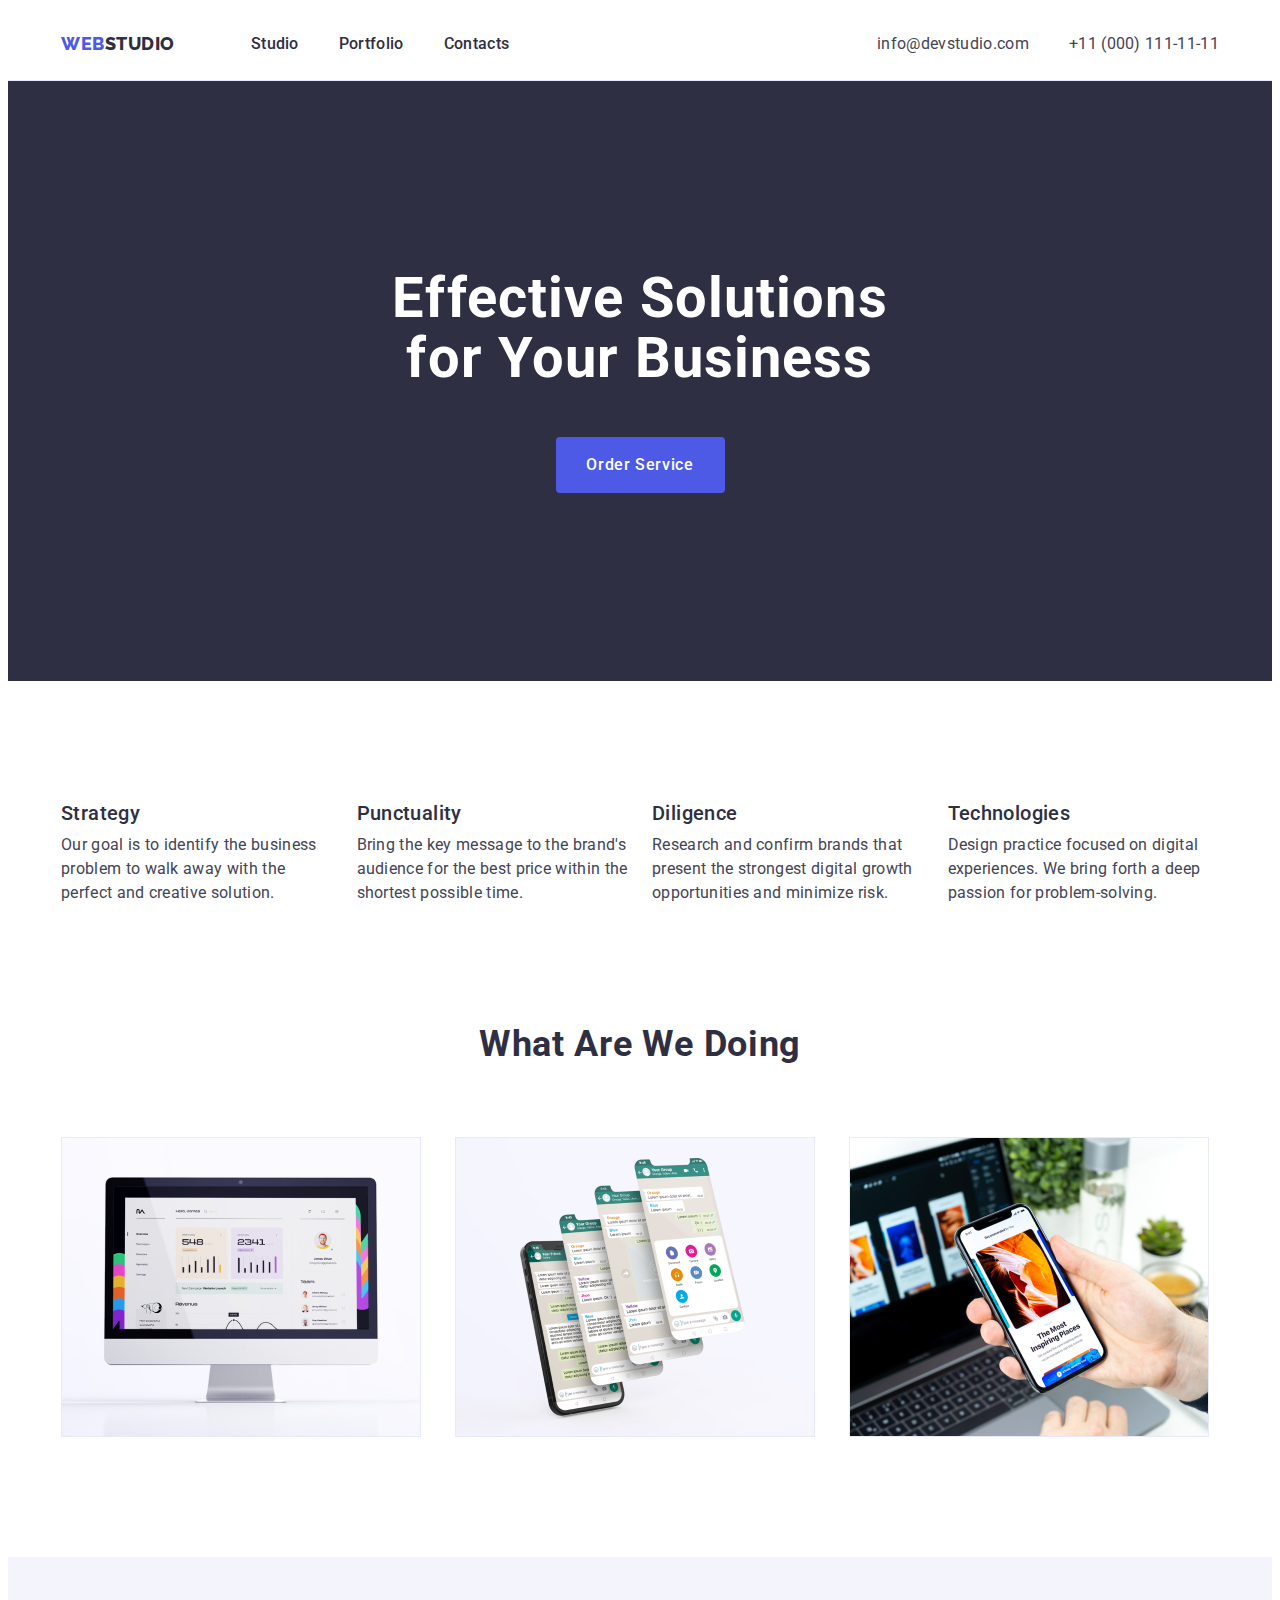
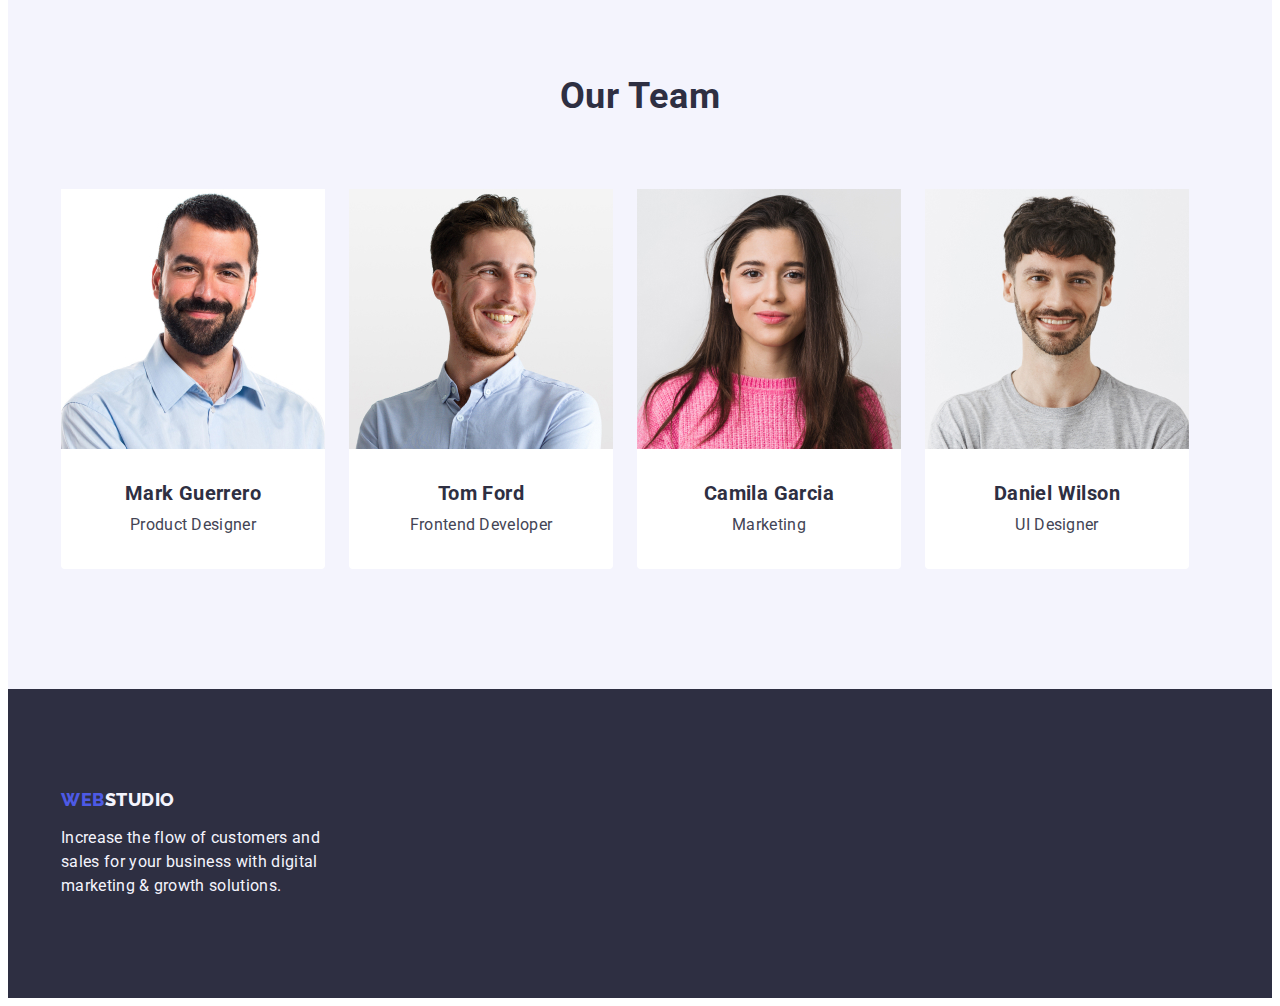
<file: index.html>
<!DOCTYPE html>
<html lang="en">
<head>
    <meta charset="UTF-8">
    <meta http-equiv="X-UA-Compatible" content="IE=edge">
    <meta name="viewport" content="width=device-width, initial-scale=1.0">
    <link rel="preconnect" href="https://fonts.googleapis.com">
<link rel="preconnect" href="https://fonts.gstatic.com" crossorigin>
<link href="https://fonts.googleapis.com/css2?family=Raleway:wght@800&display=swap" rel="stylesheet">
    <link rel="preconnect" href="https://fonts.googleapis.com">
    <link rel="preconnect" href="https://fonts.gstatic.com" crossorigin>
    <link href="https://fonts.googleapis.com/css2?family=Roboto:wght@400;500;700;900&display=swap" rel="stylesheet">
    <title>Effective Solutions for Your Business</title>
    <link rel="stylesheet" href="https://cdnjs.cloudflare.com/ajax/libs/modern-normalize/2.0.0/modern-normalize.min.css"
        integrity="sha512-4xo8blKMVCiXpTaLzQSLSw3KFOVPWhm/TRtuPVc4WG6kUgjH6J03IBuG7JZPkcWMxJ5huwaBpOpnwYElP/m6wg=="
        crossorigin="anonymous" referrerpolicy="no-referrer" />
    <link rel="stylesheet" href="./css/styles.css">
</head>
<body>
    <!-- Шапка -->
    <!---------------створюємо класи Header для зміни шрифту текста Логотип фірми-->
  <header class="header">
    <div class="container container-header">
        <nav class="headercont">
            <!-- Логотип ссылка - class="link"-убирає підкреслення-->
            <a href="./index.html" class="header-logo link">Web<span>Studio</span></a>
            <ul class="header-menu list">
                <li><a href="./index.html" class="header-menu-link link">Studio</a></li>
                <li><a href="./portfolio.html" class="header-menu-link link">Portfolio</a></li>
                <li><a href="" class="header-menu-link link">Contacts</a></li>
            </ul>
        </nav>
        <address class="header-address">
            <ul class="header-menu list">
                <li><a href="mailto:info@devstudio.com" class="header-menu-contact link">info@devstudio.com</a></li>
                <li><a href="tel:+110001111111" class="header-menu-contact link">+11 (000) 111-11-11</a></li>
            </ul>
        </address>
         </div>
    </header>
    
<main>
    <section id="home" class="hero">
         <div class="container container-hero">
        <h1 class="hero-title">
            Effective Solutions for Your Business</h1>
        <!-- Кнопка -->
        <button type="button" class="hero-btn">Order Service</button>
         </div>
    </section>

<section class="benefits-section">
    <div class="container container-benefits">
    <!-- hidden -атрибут для приховання заголовка h2 від видимості користувачам 
        та для зчитування пошуковими системами  -->
   <h2 hidden class="benefitss-title visually-hidden" >Benefits</h2>
   <ul class="benefits list">
<li class="benefits-item">
    <h3 class="benefits-subtitle link">Strategy</h3>
    <p class="benefits-item-text">Our goal is to identify the business problem to walk away with the perfect and creative solution.</p>
</li>
<li class="benefits-item">
    <h3 class="benefits-subtitle link">Punctuality</h3>
    <p class="benefits-item-text">Bring the key message to the brand's audience for the best price within the shortest possible time.</p>
</li>
<li class="benefits-item">
    <h3 class="benefits-subtitle link">Diligence</h3>
    <p class="benefits-item-text">Research and confirm brands that present the strongest digital growth opportunities and minimize risk.</p>
</li>
<li class="benefits-item">
    <h3 class="benefits-subtitle link">Technologies</h3>
    <p class="benefits-item-text">Design practice focused on digital experiences. We bring forth a deep passion for problem-solving.</p>
</li>
    </ul>
    </div>
    </section>

<section class="electronica-section">
  <div class="container container-electronica">
    <h2 class="electronica-title">What are we doing </h2>
    <ul class="electronica list">
        <li class="tehnika">
        <img src="./images/rectangle71.jpg" alt="monoblok" width="360" />
        </li>
        <li class="tehnika">
        <img src="./images/rectangle72.jpg" alt="mobile telefon" width="360" />
        </li>
        <li class="tehnika">
        <img src="./images/rectangle73.jpg" alt="noutbooke and mobile telefon" width="360" />
        </li>
    </ul>
    </div>
 </section>

<section id="team" class="team">
    <div class="container">
   <h2 class="team-title">Our Team </h2>
    <ul class="teamlist list">
        <li class="team-item">
         <img src="./images/img.jpg" alt="MarkGuerrero" width="264" />
            <div class="container-team">
<h3 class="team-subtitle">Mark Guerrero</h3>
<p class="team-item-text">Product Designer</p>
                </div>
        </li>
        <li class="team-item">
         <img src="./images/img1.jpg" alt="TomFord" width="264" />
            <div class="container-team">
        <h3 class="team-subtitle">Tom Ford</h3>
        <p class="team-item-text">Frontend Developer</p>
            </div>
        </li>
        <li class="team-item">
        <img src="./images/img2.jpg" alt="CamilaGarcia" width="264" />
            <div class="container-team">
        <h3 class="team-subtitle">Camila Garcia</h3>
        <p class="team-item-text">Marketing</p>
            </div>
        </li>
        <li class="team-item">
        <img src="./images/img3.jpg" alt="DanielWilson" width="264" />
            <div class="container-team">
        <h3 class="team-subtitle">Daniel Wilson</h3>
        <p class="team-item-text">UI Designer</p>
            </div>
        </li>
    </ul>
    </div>
</section>
</main>
        
<footer class="footer">
    <div class="container container-footer">
    <a href="./index.html" class="footer-logo link">Web<span class="footercolortext">Studio</span></a>
    <p class="footer-text">Increase the flow of customers and sales for your business with digital marketing & growth solutions.</p>
    </div>
</footer>

</body>
</html>
</file>
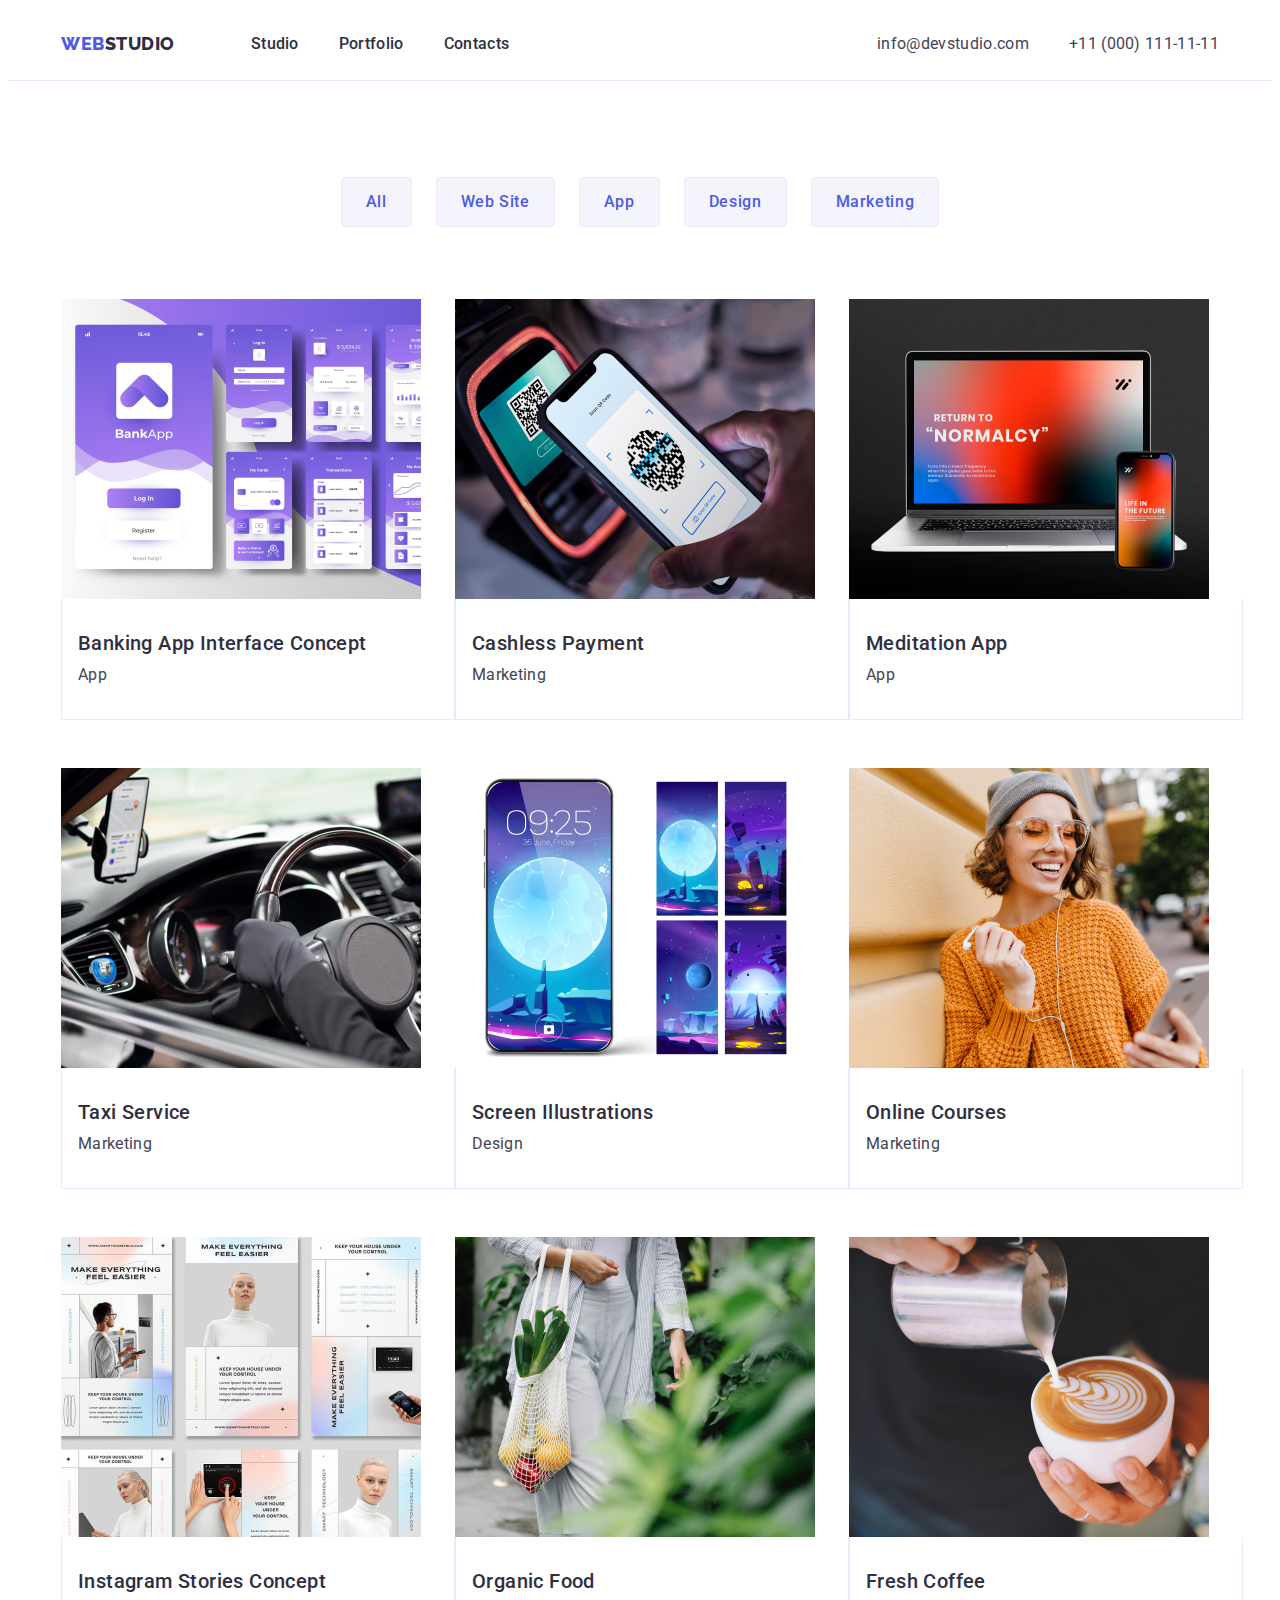
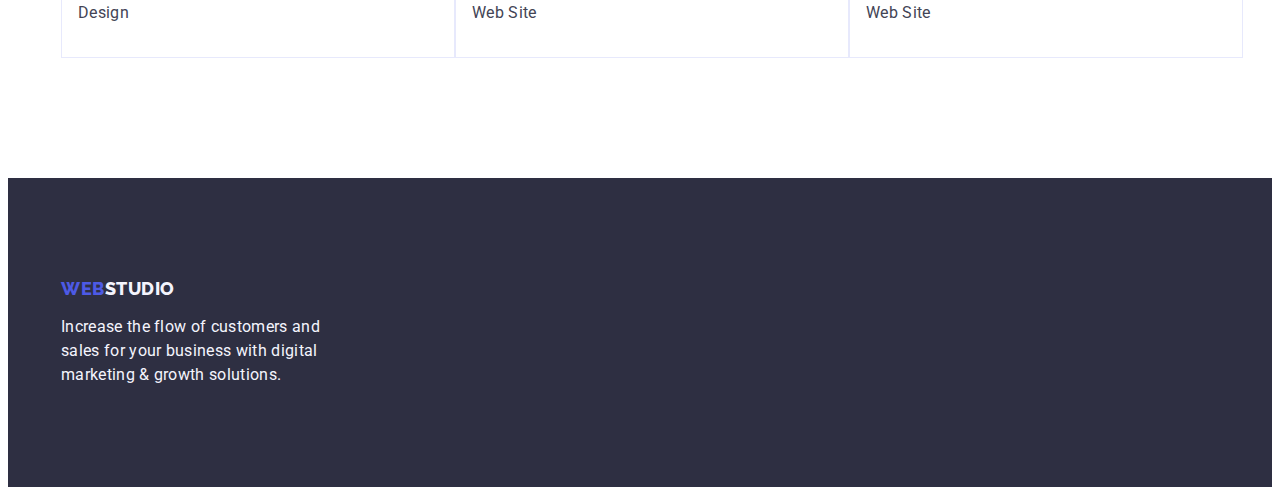
<file: portfolio.html>
<!DOCTYPE html>
<html lang="en">

<head>
    <meta charset="UTF-8">
    <meta http-equiv="X-UA-Compatible" content="IE=edge">
    <meta name="viewport" content="width=device-width, initial-scale=1.0">
    <link rel="preconnect" href="https://fonts.googleapis.com">
    <link rel="preconnect" href="https://fonts.gstatic.com" crossorigin>
    <link href="https://fonts.googleapis.com/css2?family=Raleway:wght@800&display=swap" rel="stylesheet">
    <link rel="preconnect" href="https://fonts.googleapis.com">
    <link rel="preconnect" href="https://fonts.gstatic.com" crossorigin>
    <link href="https://fonts.googleapis.com/css2?family=Roboto:wght@400;500;700;900&display=swap" rel="stylesheet">
    <title>Effective Solutions for Your Business</title>
    <link rel="stylesheet" href="https://cdnjs.cloudflare.com/ajax/libs/modern-normalize/2.0.0/modern-normalize.min.css"
        integrity="sha512-4xo8blKMVCiXpTaLzQSLSw3KFOVPWhm/TRtuPVc4WG6kUgjH6J03IBuG7JZPkcWMxJ5huwaBpOpnwYElP/m6wg=="
        crossorigin="anonymous" referrerpolicy="no-referrer" />
    <link rel="stylesheet" href="./css/styles.css">
</head>

<body>
    <!-- Шапка -->
    <header class="header">
        <div class="container container-header">
            <nav class="headercont">
                <!-- Логотип ссылка - class="link"-убирає підкреслення-->
                <a href="./index.html" class="header-logo link">Web<span>Studio</span></a>
                <ul class="header-menu list">
                    <li><a href="./index.html" class="header-menu-link link">Studio</a></li>
                    <li><a href="./portfolio.html" class="header-menu-link link">Portfolio</a></li>
                    <li><a href="" class="header-menu-link link">Contacts</a></li>
                </ul>
            </nav>
            <address class="header-address">
                <ul class="header-menu list">
                    <li><a href="mailto:info@devstudio.com" class="header-menu-contact link">info@devstudio.com</a></li>
                    <li><a href="tel:+110001111111" class="header-menu-contact link">+11 (000) 111-11-11</a></li>
                </ul>
            </address>
        </div>
    </header>
    <main>
  <section class="content">
    <div class="container container-content">
    <h1 hidden class="content visually-hidden">Portfpage</h1>
    <ul class="portfpage list">
<li><button type="button" class="portfpage-btn">All</button></li> 
<li><button type="button" class="portfpage-btn">Web Site</button></li>
<li><button type="button" class="portfpage-btn">App</button></li>
<li><button type="button" class="portfpage-btn">Design</button></li>
<li><button type="button" class="portfpage-btn">Marketing</button></li>
       </ul>

        <ul class="portfcard list">
<li class="portfcards link">
    <a href=".app" class="link"><img src="./images/img4.jpg" alt="soft" width="360">
        <div class="container-portfpage">
    <h2 class="portfolio">Banking App Interface Concept</h2>
    <p class="portfcontent">App</p>
            </div>
    </a>
</li>    
    
<li class="portfcards link">
    <a href=".marketing" class="link"><img src="./images/img5.jpg" alt="phone" width="360">
        <div class="container-portfpage">
        <h2 class="portfolio">Cashless Payment</h2>
        <p class="portfcontent">Marketing</p>
        </div>
    </a>
</li>
    
<li class="portfcards link">
    <a href=".app" class="link"><img src="./images/img6.jpg" alt="macbook iphone" width="360">
        <div class="container-portfpage">
            <h2 class="portfolio">Meditation App</h2>
        <p class="portfcontent">App</p>
        </div>
        </a>
        </li>

<li class="portfcards link">
    <a href=".marketing" class="link"><img src="./images/img7.jpg" alt="driver" width="360">
        <div class="container-portfpage">
       <h2 class="portfolio">Taxi Service</h2>
        <p class="portfcontent">Marketing</p>
            </div>
   </a>
</li>

<li class="portfcards link">
    <a href=".design" class="link"><img src="./images/img8.jpg" alt="display tel" width="360">
        <div class="container-portfpage">
        <h2 class="portfolio">Screen Illustrations</h2>
    <p class="portfcontent">Design</p>
            </div>
    </a>
</li>
    
<li class="portfcards link">
    <a href=".marketing" class="link"><img src="./images/img9.jpg" alt="girl" width="360">
        <div class="container-portfpage">
    <h2 class="portfolio">Online Courses</h2>
        <p class="portfcontent">Marketing</p>
            </div>
    </a>
</li>

<li class="portfcards link">
    <a href=".design" class="link"><img src="./images/img10.jpg" alt="stories" width="360" >
        <div class="container-portfpage">
    <h2 class="portfolio">Instagram Stories Concept</h2>
    <p class="portfcontent">Design</p>
            </div>
    </a>
</li>
    
<li class="portfcards link">
    <a href=".websait" class="link"><img src="./images/img11.jpg" alt="frukts" width="360">
        <div class="container-portfpage">
    <h2 class="portfolio">Organic Food</h2>
        <p class="portfcontent">Web Site</p>
            </div>
    </a>
</li>
    
<li class="portfcards link">
    <a href=".website" class="link"><img src="./images/img12.jpg" alt="latte" width="360">
        <div class="container-portfpage">
    <h2 class="portfolio">Fresh Coffee</h2>
        <p class="portfcontent">Web Site</p>
            </div>
    </a>
</li>
    </ul>
</div>
    </section>
    </main>
    
    <footer class="footer">
        <div class="container container-footer">
        <a href="./index.html" class="footer-logo link">Web<span class="footercolortext">Studio</span></a>
        <p class="footer-text">Increase the flow of customers and sales for your business with digital marketing & growth solutions.</p>
    </div>
    </footer>

</body>
</html>
</file>
<file: css/styles.css>
:root {
    --title-color:#2E2F42;
    --logo-color: #4D5AE5;
    --main-text-color:#F4F4FD;
    --second-text-color:#434455;
}
body { font-family:'Roboto', sans-serif;color: #434455;background-color: #FFFFFF;}
 /* ----нижче убирає підчеркування-----*/

p, h1, h2, h3, h4, h5, h6 {
    margin-top: 0;
    margin-bottom: 0;
}

.link {text-decoration: none;}
.list {list-style-type: none;}

img { display: block;}

/* ----------------header-----*/
.header { border-bottom: 1px solid #e7e9fc}

.container {
   max-width: 1158px;
   padding-left: 15px;  
   padding-right: 15px;  
   margin: 0 auto;
}

.headercont {
display: flex;
align-items: center;
}



.container-header {
max-width: 1158px;
padding-left: 15px;
padding-right: 15px;
margin: 0 auto;
display: flex;
align-items: center;
}

.header-logo {
        font-family: 'Raleway', sans-serif;
        /* ----нижче товщина (жирність) шрифта-----*/
        font-weight: 800;
        font-size: 18px;
        margin-right: 76px;
        /* ----нижче висота рядка вимір-ся у відносних величинах вимірювання----- */
        line-height: 1.17;
        letter-spacing: 0.03em;
        text-transform: uppercase;
        color: #4D5AE5;}

.header-logo span {color: #2E2F42;}
.headercolortext {
        font-family: 'Raleway';
        font-style: normal;
        font-weight: 800;
        font-size: 18px;
        line-height: 1.17;
        letter-spacing: 0.03em;
        color: #F4F4FD;}

.header-menu {
    padding-left: 0; 
    margin: 0;
    display: flex;
    align-items: center;
    gap: 40px;}

.header-address {
    margin-left: auto;
              font-style: normal;}

.header-menu-link {
        font-family: 'Roboto';
font-weight: 500;
font-size: 16px;
line-height: 1.5;
letter-spacing: 0.02em;
cursor: pointer;
display: block; 
padding: 24px 0;
color:var(--title-color);}
  

.header-menu-link:hover {color: #404bbf;}
.header-menu-link:focus {color: #404bbf;}

.header-menu-contact {
        font-family: 'Roboto';
                font-style: normal;
                font-weight: 400;
                font-size: 16px;
                line-height: 1.5;
                letter-spacing: 0.02em;
                display: flex;
         color: var(--second-text-color);}

.header-menu-contact:hover {color: #404bbf;}
.header-menu-contact:focus {color: #404bbf;}

/** -------------------Hero---------------- */

.hero {
background-color: #2E2F42;
padding-top: 188px;
padding-bottom: 188px;
}

.hero-title {
    max-width: 496px;
        font-weight: 700;
        font-size: 56px;
        line-height: 1.07;
        text-align: center;
        letter-spacing: 0.02em;
         margin-left: auto;
        margin-right: auto;
    margin-bottom: 48px;
        color: #FFFFFF;}

.hero-btn {font-family: 'Roboto', sans-serif;
        font-weight: 500;
        font-size: 16px;
        line-height: 1.5;
        letter-spacing: 0.04em;
        cursor: pointer;
        margin-left: auto;
        margin-right: auto;
        display: block;
        min-width: 169px;
        height: 56px;
        border: none;
        border-radius: 4px;
        color: #FFFFFF;
    background-color: #4D5AE5;}

.hero-btn:hover {background-color: #404BBF;}
.hero-btn:focus {background-color: #404BBF;}

/** -------------------Benefits------------ */
.benefits-section {
    padding-top: 120px; 
    padding-bottom: 120px;
}
.benefits {
    display: flex; 
    gap: 24px; 
       }
.list {
    margin: 0;
    padding-left: 0;}

.visually-hidden { position: absolute; 
                  width: 1px; 
                  height: 1px; 
                  margin: -1px; 
                  border: 0; 
                  padding: 0; 
                  white-space: nowrap; 
                  clip-path: inset(100%); 
                  clip: rect(0 0 0 0); 
                  overflow: hidden; }

.benefits-item {
   width: calc((100% - 72px) / 4);
}

.benefits-subtitle {
     margin-bottom: 8px;
        font-weight: 500;
        font-size: 20px;
        line-height:1.2;
        letter-spacing: 0.02em;
    width: calc((100% - 48px)/3);
        color: #2E2F42;}

.benefits-item-text {
            font-size: 16px;
        line-height: 1.5;
        letter-spacing: 0.02em;
        color:var(--second-text-color);}

/**-----------------------Section3----------*/
.electronica-section {
        padding-top: 0;
        padding-bottom: 120px;}

.electronica-title {
        margin-bottom: 72px;
        font-weight: 700;
        font-size: 36px;
        line-height: 1.11;
        text-align: center;
        letter-spacing: 0.02em;
        text-transform: capitalize;
        color: #2E2F42;}

.electronica {
        padding-left: 0;
        display: flex;
        gap: 24px;
}

.tehnika {
    width: calc((100% - 48px) / 3);
}

/** -------------------Team------------ */
.team {
        padding: 120px 0 120px;
        background-color: #F4F4FD;
}

.team-title {
        margin-bottom: 72px;
        font-family: 'Roboto';
        font-weight: 700;
        font-size: 36px;
        line-height: 1.11;
        text-align: center;
        letter-spacing: 0.02em;
        text-transform: capitalize;
        color: #2E2F42;
}

.teamlist {
        display: flex;
        gap: 24px;
}

.team-item {
        background-color: #FFFFFF;
        border-radius: 0px 0px 4px 4px;
}
.container-team {
    padding: 32px 16px;
}

.team-subtitle {
        margin-bottom: 8px;
        font-size: 20px;
        line-height: 1.2;
        text-align: center;
        letter-spacing: 0.02em;
        color: #2E2F42;
}

.team-item-text {
        text-align: center;
        font-weight: 400;
        font-size: 16px;
        line-height: 1.5;
  
        letter-spacing: 0.02em;
        color: var(--second-text-color);
}

/** -------------------Footer---------------- */
.footer {
        padding-top: 100px;
        padding-bottom: 100px;
        background-color:var(--title-color);}

.footer-logo { font-family: "Raleway", sans-serif;
        /* ----нижче товщина (жирність) шрифта-----*/
        font-weight: 800;
        font-size: 18px;
                /* ----нижче висота рядка вимір-ся у відносних величинах вимірювання----- */
        line-height: 1.17;
        letter-spacing: 0.03em;
        text-transform: uppercase;
              display: inline-block;
        margin-bottom: 16px;
        color: #4D5AE5;}

 .footer-logo span {color: #F4F4FD;}
.footercolortext {
         font-family: 'Raleway';
        font-style: normal;
        font-weight: 800;
        font-size: 18px;
        line-height: 1.17;
        letter-spacing: 0.03em;
        color: #F4F4FD;
}
.footer-text {
      max-width: 264px;
        font-size: 16px;
        line-height: 1.5;
        letter-spacing: 0.02em;
        color: var(--main-text-color);}
/** -------------------Portfolio---------------- */

.content {padding: 96px 0 120px 0;}

.visually-hidden { position: absolute; 
                  width: 1px; 
                  height: 1px; 
                  margin: -1px; 
                  border: 0; 
                  padding: 0; 
                  white-space: nowrap; 
                  clip-path: inset(100%); 
                  clip: rect(0 0 0 0); 
                  overflow: hidden; }
.portfpage {
        display: flex;  
    justify-content: center; 
    gap: 24px;  
    margin-bottom: 72px;}
.list {}

.portfpage-btn {
        padding: 12px 24px;
                font-family:'Roboto', sans-serif;
                border: 1px solid #e7e9fc;
                border-radius: 4px;
        font-weight: 500;
        font-size: 16px;
        line-height: 1.5;
        letter-spacing: 0.04em;
        cursor: pointer;
        gap: 24px;
        color: var(--logo-color);
        background-color:var(--main-text-color);}

.portfpage-btn:hover {color: #FFFFFF; background-color: #404BBF; border: 1px solid transparent;}
.portfpage-btn:focus {color: #FFFFFF; background-color: #404BBF; border: 1px solid transparent;}

.portfcard {
    padding-left: 0;
    display: flex;  
    flex-wrap: wrap;
    column-gap: 24px;
    row-gap: 48px; }
 

.portfcards { width: calc((100% - 48px) / 3);}

.portfolio {
        font-family:'Roboto', sans-serif;
        font-style: normal;
        font-weight: 500;
        font-size: 20px;
        line-height: 1.2;
        letter-spacing: 0.02em;
        color: var(--title-color);
        margin-bottom: 8px;
}

.container-portfpage {
     border: 1px solid #e7e9fc;
    padding: 32px 16px;
    border-top: none;
    width: 360px;}

.portfcontent {
        font-family:'Roboto', sans-serif;
        font-style: normal;
        font-weight: 400;
        font-size: 16px;
        line-height: 1.5;
        letter-spacing: 0.02em;
        color: var(--second-text-color);}
</file>
